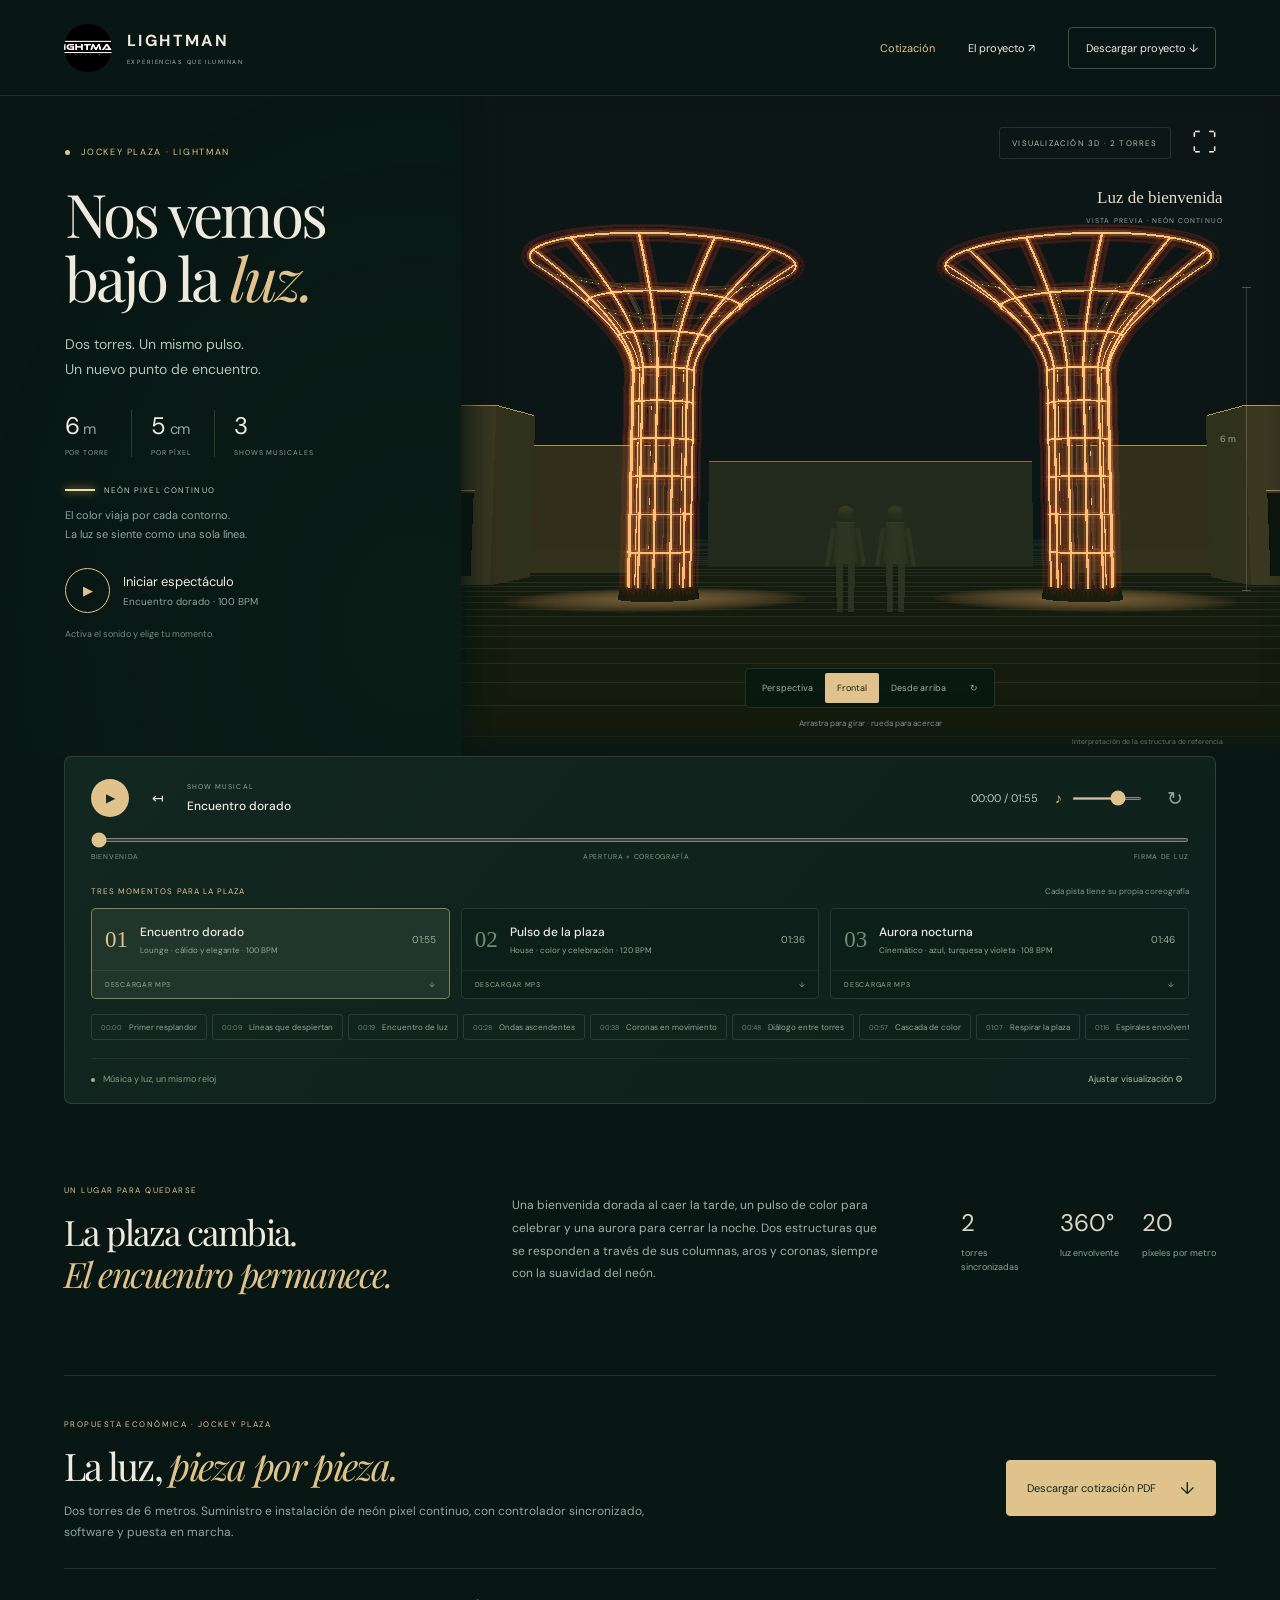
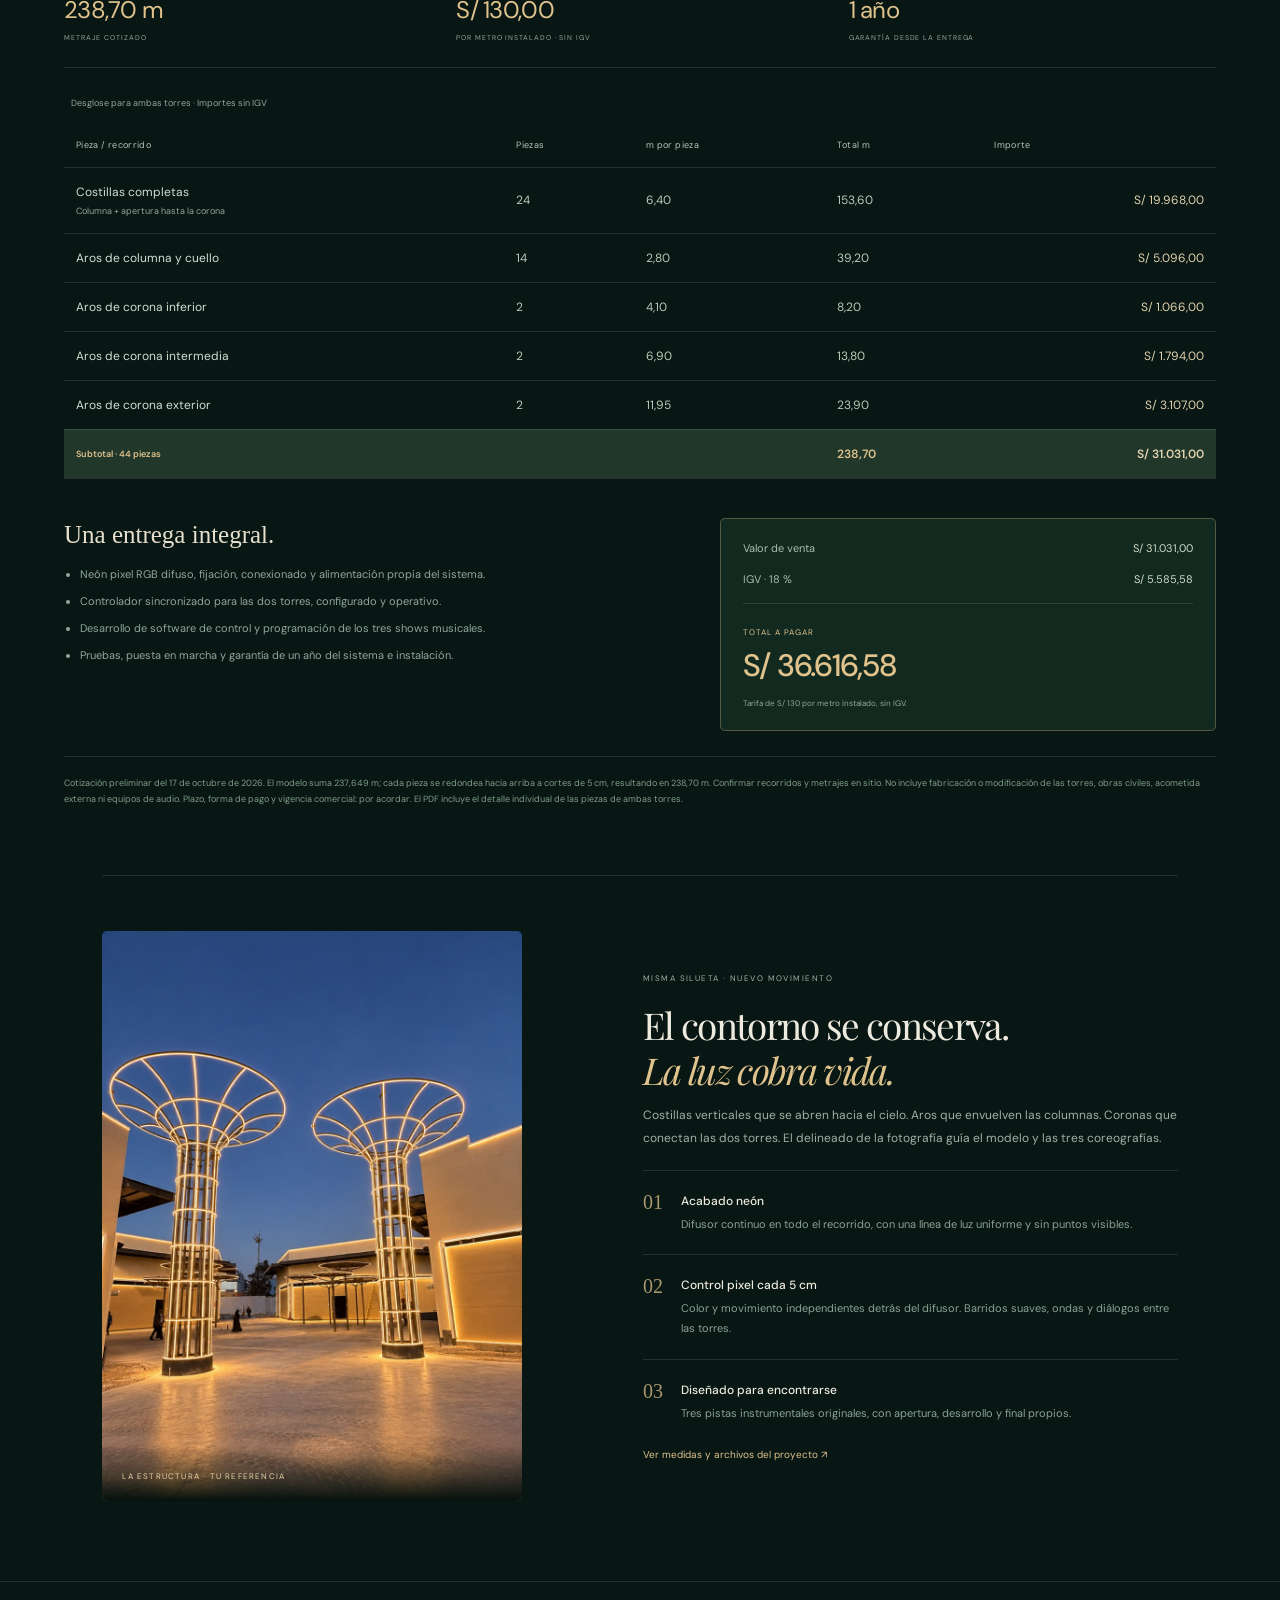
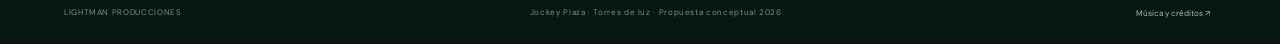
<file: index.html>
<!doctype html>
<html lang="es">
<head><meta charset="utf-8"><meta name="viewport" content="width=device-width, initial-scale=1"><meta name="theme-color" content="#081714"><title>Jockey Plaza · Torres de luz · LIGHTMAN</title><meta name="description" content="Dos torres de seis metros. Neón pixel continuo y tres shows musicales originales para Jockey Plaza. Explora la propuesta interactiva de LIGHTMAN."><link rel="stylesheet" href="style.css?v=4"><link rel="icon" href="assets/lightman.jpg"></head>
<body>
<header class="header"><a class="brand" href="#inicio" aria-label="LIGHTMAN inicio"><img src="assets/lightman.jpg" alt="LIGHTMAN"><span>LIGHTMAN<small>EXPERIENCIAS QUE ILUMINAN</small></span></a><nav aria-label="Proyecto"><a class="quote-nav" href="#cotizacion">Cotización</a><button id="open-project">El proyecto ↗</button><a class="outline" href="assets/jockey-plaza-proyecto.zip" download>Descargar proyecto ↓</a></nav></header>
<main id="inicio">
<section class="hero">
<div class="intro"><p class="eyebrow"><i></i> JOCKEY PLAZA · LIGHTMAN</p><h1>Nos vemos<br>bajo la <em>luz.</em></h1><p class="lead">Dos torres. Un mismo pulso.<br>Un nuevo punto de encuentro.</p><div class="specs"><div><b>6 <small>m</small></b><span>POR TORRE</span></div><div><b>5 <small>cm</small></b><span>POR PÍXEL</span></div><div><b>3</b><span>SHOWS MUSICALES</span></div></div><div class="neon-label"><span></span> NEÓN PIXEL CONTINUO</div><p class="finish">El color viaja por cada contorno.<br>La luz se siente como una sola línea.</p><button class="hero-play" id="hero-play"><span class="play-disc">▶</span><span id="hero-play-label">Iniciar espectáculo<small>Encuentro dorado · 100 BPM</small></span></button><p class="sound-note">Activa el sonido y elige tu momento.</p></div>
<div class="stage" id="stage"><canvas id="scene" aria-label="Simulación 3D interactiva de dos torres de seis metros con neón pixel continuo"></canvas><div id="render-error" hidden>El visor requiere WebGL. Puedes escuchar los tres shows y consultar el proyecto.</div><div class="stage-top"><span class="chip">VISUALIZACIÓN 3D · 2 TORRES</span><button id="fullscreen" aria-label="Pantalla completa" title="Pantalla completa">⛶</button></div><div class="scene-caption"><strong id="scene-name">Luz de bienvenida</strong><small id="scene-subtitle">VISTA PREVIA · NEÓN CONTINUO</small></div><div class="height-mark"><span>6 m</span><i></i></div><div id="countdown" hidden aria-live="off"><b></b><span>EL ENCUENTRO COMIENZA</span></div><div class="camera-tools" role="group" aria-label="Perspectiva"><button data-camera="perspective">Perspectiva</button><button data-camera="front" class="active">Frontal</button><button data-camera="top">Desde arriba</button><button id="rotate" aria-label="Giro automático" aria-pressed="false">↻</button></div><span class="drag-hint">Arrastra para girar · rueda para acercar</span><span class="stage-note">Interpretación de la estructura de referencia</span></div>
</section>
<section class="console" aria-label="Reproducción del espectáculo"><div class="transport"><button id="play" class="round" aria-label="Reproducir show">▶</button><button id="restart" aria-label="Volver al inicio" title="Volver al inicio">↤</button><div class="now-playing"><small>SHOW MUSICAL</small><strong id="track-title">Encuentro dorado</strong></div><span class="time" id="clock">00:00 / 01:55</span><label class="volume">♪ <input id="volume" aria-label="Volumen" type="range" min="0" max="100" value="70"></label><button id="loop" aria-label="Repetir show" aria-pressed="false" title="Repetir show">↻</button></div><input id="seek" type="range" min="0" max="115.2" step=".01" value="0" aria-label="Posición del show"><div class="timeline-labels"><span>BIENVENIDA</span><span>APERTURA + COREOGRAFÍA</span><span>FIRMA DE LUZ</span></div><div class="music-intro"><span>TRES MOMENTOS PARA LA PLAZA</span><small>Cada pista tiene su propia coreografía</small></div><div id="tracks" class="tracks"></div><div id="cues" class="cues" aria-label="Escenas de la pista"></div><div class="console-footer"><span><i></i> Música y luz, un mismo reloj</span><button id="open-settings">Ajustar visualización ⚙</button></div></section>
<section class="concept"><div><p class="eyebrow">UN LUGAR PARA QUEDARSE</p><h2>La plaza cambia.<br><em>El encuentro permanece.</em></h2></div><p>Una bienvenida dorada al caer la tarde, un pulso de color para celebrar y una aurora para cerrar la noche. Dos estructuras que se responden a través de sus columnas, aros y coronas, siempre con la suavidad del neón.</p><div class="concept-numbers"><span><b>2</b>torres sincronizadas</span><span><b>360°</b>luz envolvente</span><span><b>20</b>píxeles por metro</span></div></section>
<section class="quotation" id="cotizacion" aria-labelledby="quote-title">
<div class="quote-heading"><div><p class="eyebrow">PROPUESTA ECONÓMICA · JOCKEY PLAZA</p><h2 id="quote-title">La luz, <em>pieza por pieza.</em></h2><p>Dos torres de 6 metros. Suministro e instalación de neón pixel continuo, con controlador sincronizado, software y puesta en marcha.</p></div><a class="quote-download" href="assets/cotizacion-jockey-plaza.pdf" download="Cotizacion-Jockey-Plaza-LIGHTMAN.pdf">Descargar cotización PDF <span>↓</span></a></div>
<div class="quote-specs"><span><b>238,70 m</b>METRAJE COTIZADO</span><span><b>S/ 130,00</b>POR METRO INSTALADO · SIN IGV</span><span><b>1 año</b>GARANTÍA DESDE LA ENTREGA</span></div>
<div class="quote-table-wrap"><table class="quote-table"><caption>Desglose para ambas torres · Importes sin IGV</caption><thead><tr><th scope="col">Pieza / recorrido</th><th scope="col">Piezas</th><th scope="col">m por pieza</th><th scope="col">Total m</th><th scope="col">Importe</th></tr></thead><tbody>
<tr><th scope="row">Costillas completas <small>Columna + apertura hasta la corona</small></th><td>24</td><td>6,40</td><td>153,60</td><td>S/ 19.968,00</td></tr>
<tr><th scope="row">Aros de columna y cuello</th><td>14</td><td>2,80</td><td>39,20</td><td>S/ 5.096,00</td></tr>
<tr><th scope="row">Aros de corona inferior</th><td>2</td><td>4,10</td><td>8,20</td><td>S/ 1.066,00</td></tr>
<tr><th scope="row">Aros de corona intermedia</th><td>2</td><td>6,90</td><td>13,80</td><td>S/ 1.794,00</td></tr>
<tr><th scope="row">Aros de corona exterior</th><td>2</td><td>11,95</td><td>23,90</td><td>S/ 3.107,00</td></tr>
</tbody><tfoot><tr><th scope="row">Subtotal · 44 piezas</th><td></td><td></td><td>238,70</td><td>S/ 31.031,00</td></tr></tfoot></table></div>
<div class="quote-bottom"><div class="quote-included"><h3>Una entrega integral.</h3><ul><li>Neón pixel RGB difuso, fijación, conexionado y alimentación propia del sistema.</li><li>Controlador sincronizado para las dos torres, configurado y operativo.</li><li>Desarrollo de software de control y programación de los tres shows musicales.</li><li>Pruebas, puesta en marcha y garantía de un año del sistema e instalación.</li></ul></div><div class="quote-totals"><div><span>Valor de venta</span><b>S/ 31.031,00</b></div><div><span>IGV · 18 %</span><b>S/ 5.585,58</b></div><div class="quote-grand"><span>TOTAL A PAGAR</span><strong>S/ 36.616,58</strong></div><small>Tarifa de S/ 130 por metro instalado, sin IGV.</small></div></div>
<p class="quote-note">Cotización preliminar del 17 de octubre de 2026. El modelo suma 237,649 m; cada pieza se redondea hacia arriba a cortes de 5 cm, resultando en 238,70 m. Confirmar recorridos y metrajes en sitio. No incluye fabricación o modificación de las torres, obras civiles, acometida externa ni equipos de audio. Plazo, forma de pago y vigencia comercial: por acordar. El PDF incluye el detalle individual de las piezas de ambas torres.</p>
</section>
<section class="reference"><div class="reference-image"><img src="assets/referencia-torres.jpg" loading="lazy" alt="Fotografía de referencia: dos estructuras de columnas y coronas con delineado luminoso continuo en una plaza"><span>LA ESTRUCTURA · TU REFERENCIA</span></div><div class="reference-copy"><p class="eyebrow">MISMA SILUETA · NUEVO MOVIMIENTO</p><h2>El contorno se conserva.<br><em>La luz cobra vida.</em></h2><p>Costillas verticales que se abren hacia el cielo. Aros que envuelven las columnas. Coronas que conectan las dos torres. El delineado de la fotografía guía el modelo y las tres coreografías.</p><div class="detail"><span>01</span><div><strong>Acabado neón</strong><p>Difusor continuo en todo el recorrido, con una línea de luz uniforme y sin puntos visibles.</p></div></div><div class="detail"><span>02</span><div><strong>Control pixel cada 5 cm</strong><p>Color y movimiento independientes detrás del difusor. Barridos suaves, ondas y diálogos entre las torres.</p></div></div><div class="detail"><span>03</span><div><strong>Diseñado para encontrarse</strong><p>Tres pistas instrumentales originales, con apertura, desarrollo y final propios.</p></div></div><button class="text-link" id="open-technical">Ver medidas y archivos del proyecto ↗</button></div></section>
<footer><span>LIGHTMAN PRODUCCIONES</span><span>Jockey Plaza · Torres de luz · Propuesta conceptual 2026</span><button id="open-credits">Música y créditos ↗</button></footer>
</main>
<audio id="audio" preload="metadata" src="assets/audio/encuentro.mp3"></audio>
<dialog id="settings"><div class="dialog-head"><div><p class="eyebrow">A TU MANERA</p><h2>La atmósfera.</h2></div><button class="close" aria-label="Cerrar ajustes">×</button></div><label>Brillo del neón <output id="brightness-out">85 %</output><input id="brightness" type="range" min="10" max="100" value="85"></label><label>Ambiente de la plaza<select id="ambience"><option value="night">Noche</option><option value="blue">Hora azul</option></select></label><label class="check"><input type="checkbox" id="guides"> Mostrar medidas del modelo</label><p class="quiet">La difusión se mantiene continua en todos los shows. Las luces siguen la posición exacta del audio, incluso al pausar o avanzar.</p></dialog>
<dialog id="project"><div class="dialog-head"><div><p class="eyebrow">JOCKEY PLAZA · PROPUESTA</p><h2>Dos torres de luz.</h2></div><button class="close" aria-label="Cerrar proyecto">×</button></div><div class="project-tabs" role="group" aria-label="Información del proyecto"><button data-tab="design" class="active">Diseño</button><button data-tab="technical">Técnica</button><button data-tab="files">Archivos</button></div><div id="project-content"></div></dialog>
<dialog id="credits"><div class="dialog-head"><div><p class="eyebrow">TRES PISTAS ORIGINALES</p><h2>La música de la plaza.</h2></div><button class="close" aria-label="Cerrar créditos">×</button></div><p>Encuentro dorado, Pulso de la plaza y Aurora nocturna son composiciones instrumentales originales sintetizadas para este proyecto. Cada una incluye 12 escenas sincronizadas, con motivos melódicos, armonía, bajo y percusión propios.</p><p>Sin grabaciones comerciales, samples ni voces de terceros. Los MP3, másteres WAV y el código de síntesis se incluyen en la descarga del proyecto.</p><div id="music-downloads"></div><p class="quiet">Motor 3D: Three.js, licencia MIT. Logo LIGHTMAN del proyecto original. Fotografía de referencia aportada por el usuario. El modelo es una interpretación conceptual de la fotografía.</p><a href="LICENSES.txt" target="_blank">Licencias ↗</a></dialog>
<div id="toast" role="status" aria-live="polite"></div>
<script src="assets/three.min.js"></script><script src="tracks-data.js?v=3"></script><script src="engine.js?v=5"></script><script src="app.js?v=5"></script>
</body></html>
</file>
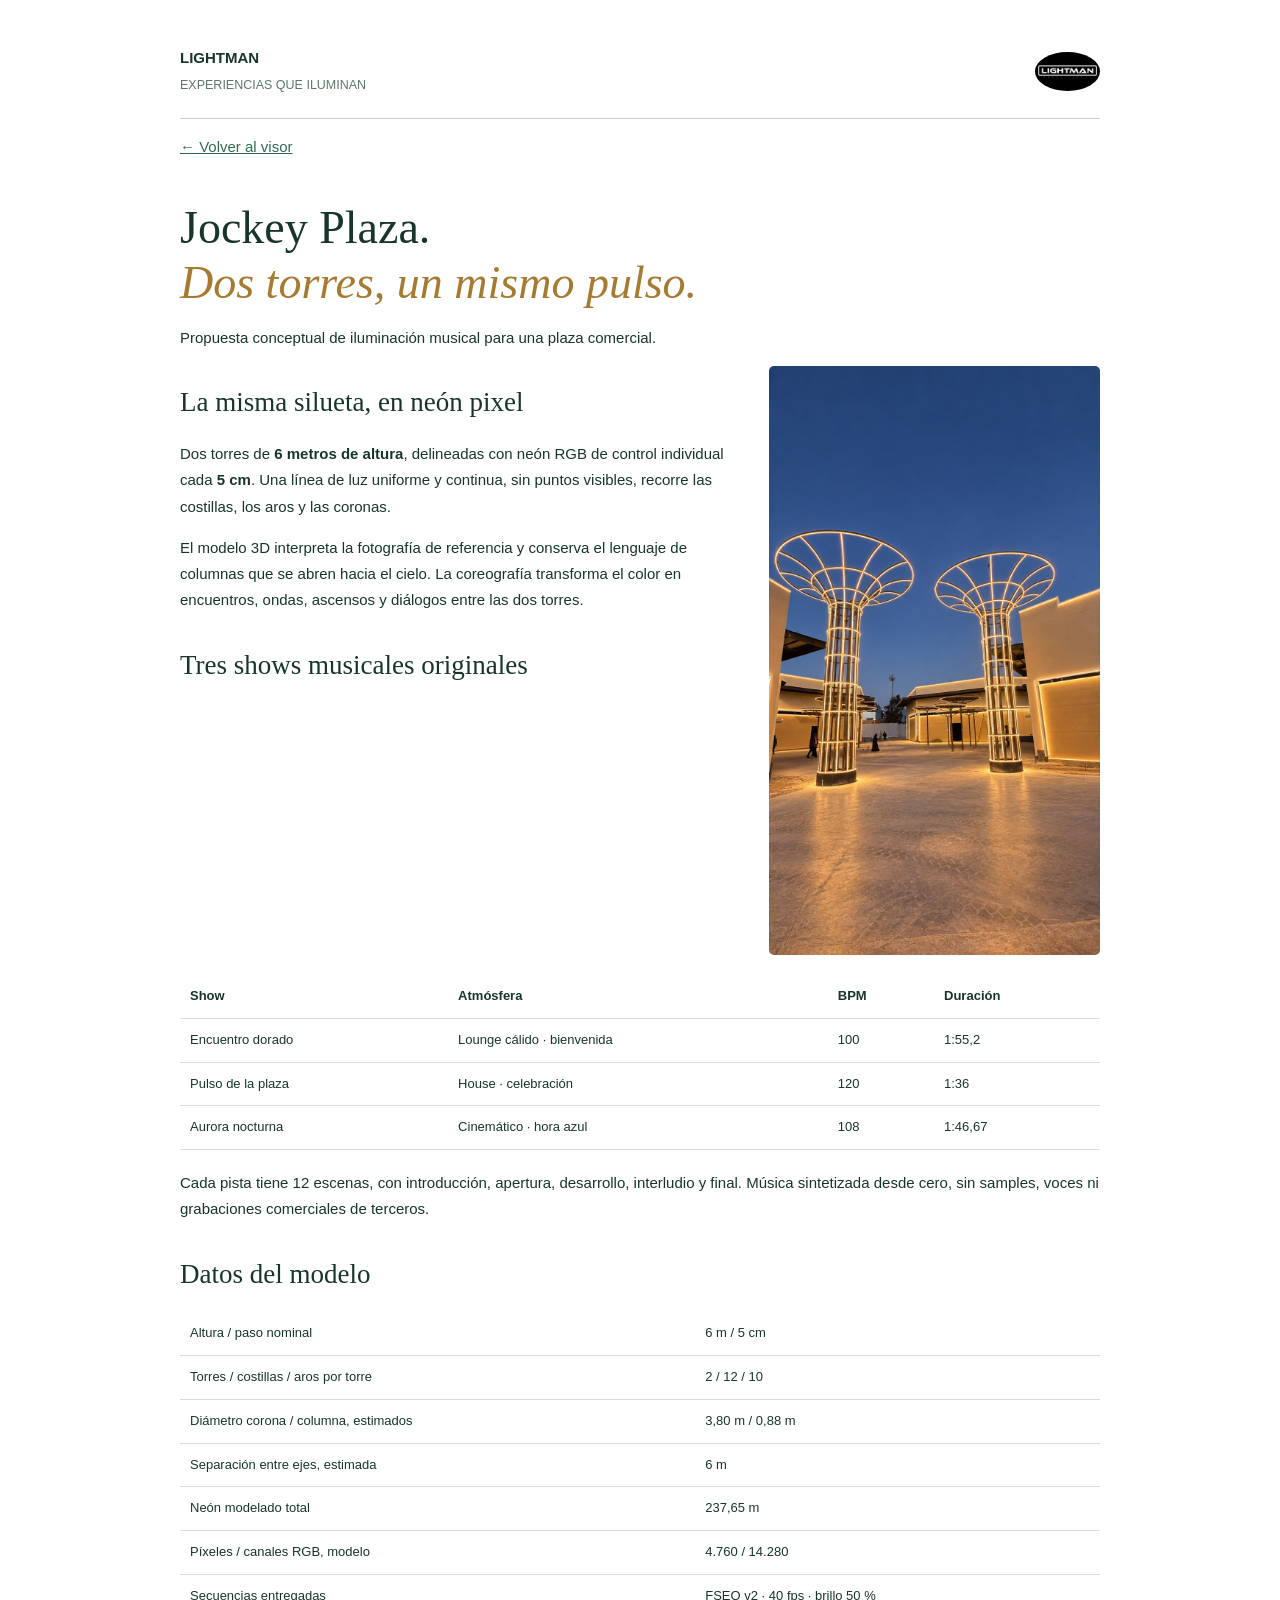
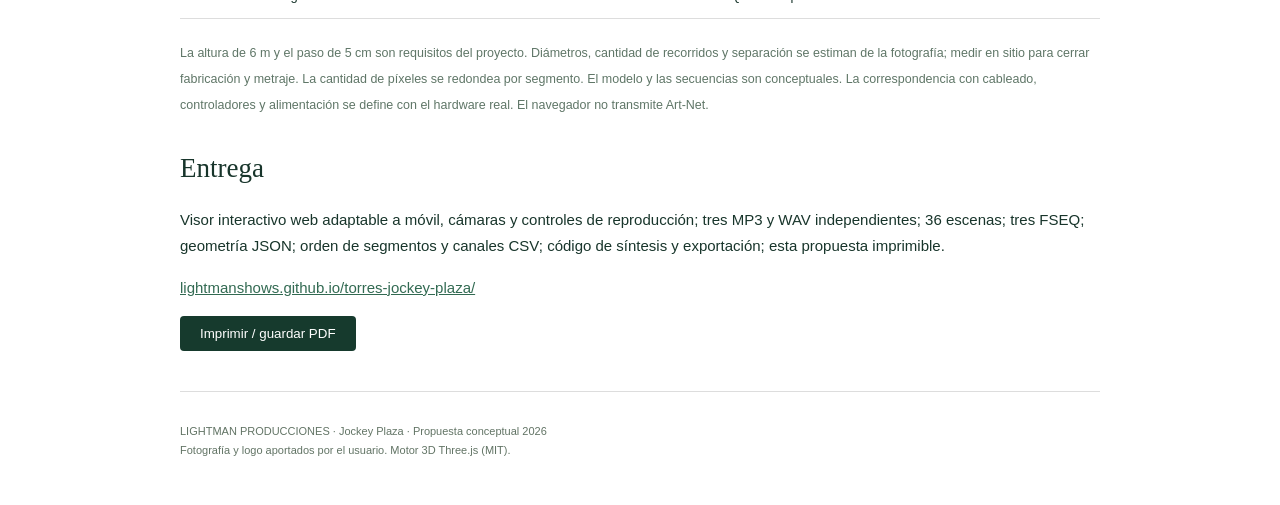
<file: proyecto.html>
<!doctype html><html lang="es"><head><meta charset="utf-8"><meta name="viewport" content="width=device-width,initial-scale=1"><title>Jockey Plaza · Propuesta LIGHTMAN</title><style>body{font:15px/1.75 Arial,sans-serif;color:#18352b;max-width:920px;padding:45px 6%;margin:auto}header{display:flex;justify-content:space-between;align-items:center;border-bottom:1px solid #ccc;padding-bottom:20px}header img{width:65px;border-radius:50%}h1,h2{font-family:Georgia,serif;font-weight:400;line-height:1.2}h1{font-size:46px;margin:40px 0 15px}h2{font-size:27px;margin-top:35px}em{color:#a67a30}small{color:#5f7667}table{border-collapse:collapse;width:100%;font-size:13px;margin:20px 0}th,td{border-bottom:1px solid #ddd;text-align:left;padding:10px}a{color:#326a52}.reference{float:right;width:36%;margin:0 0 20px 30px;border-radius:5px}button{padding:10px 20px;cursor:pointer;background:#163a2d;color:white;border:0;border-radius:4px}footer{clear:both;padding-top:30px;margin-top:40px;border-top:1px solid #ddd;font-size:11px;color:#627465}@media print{body{padding:0;font-size:11px;max-width:none}header img{width:45px}h1{font-size:34px}h2{font-size:22px}button,.nav{display:none}.reference{width:30%}h2,table{break-inside:avoid}a{color:inherit;text-decoration:none}@page{size:A4;margin:18mm}}</style></head><body><header><div><b>LIGHTMAN</b><br><small>EXPERIENCIAS QUE ILUMINAN</small></div><img src="assets/lightman.jpg" alt="LIGHTMAN"></header><p class="nav"><a href="index.html">← Volver al visor</a></p><h1>Jockey Plaza.<br><em>Dos torres, un mismo pulso.</em></h1><p>Propuesta conceptual de iluminación musical para una plaza comercial.</p><img class="reference" src="assets/referencia-torres.jpg" alt="Estructuras de referencia"><h2>La misma silueta, en neón pixel</h2><p>Dos torres de <b>6 metros de altura</b>, delineadas con neón RGB de control individual cada <b>5 cm</b>. Una línea de luz uniforme y continua, sin puntos visibles, recorre las costillas, los aros y las coronas.</p><p>El modelo 3D interpreta la fotografía de referencia y conserva el lenguaje de columnas que se abren hacia el cielo. La coreografía transforma el color en encuentros, ondas, ascensos y diálogos entre las dos torres.</p><h2>Tres shows musicales originales</h2><table><thead><tr><th>Show</th><th>Atmósfera</th><th>BPM</th><th>Duración</th></tr></thead><tbody><tr><td>Encuentro dorado</td><td>Lounge cálido · bienvenida</td><td>100</td><td>1:55,2</td></tr><tr><td>Pulso de la plaza</td><td>House · celebración</td><td>120</td><td>1:36</td></tr><tr><td>Aurora nocturna</td><td>Cinemático · hora azul</td><td>108</td><td>1:46,67</td></tr></tbody></table><p>Cada pista tiene 12 escenas, con introducción, apertura, desarrollo, interludio y final. Música sintetizada desde cero, sin samples, voces ni grabaciones comerciales de terceros.</p><h2>Datos del modelo</h2><table><tbody><tr><td>Altura / paso nominal</td><td>6 m / 5 cm</td></tr><tr><td>Torres / costillas / aros por torre</td><td>2 / 12 / 10</td></tr><tr><td>Diámetro corona / columna, estimados</td><td>3,80 m / 0,88 m</td></tr><tr><td>Separación entre ejes, estimada</td><td>6 m</td></tr><tr><td>Neón modelado total</td><td>237,65 m</td></tr><tr><td>Píxeles / canales RGB, modelo</td><td>4.760 / 14.280</td></tr><tr><td>Secuencias entregadas</td><td>FSEQ v2 · 40 fps · brillo 50 %</td></tr></tbody></table><p><small>La altura de 6 m y el paso de 5 cm son requisitos del proyecto. Diámetros, cantidad de recorridos y separación se estiman de la fotografía; medir en sitio para cerrar fabricación y metraje. La cantidad de píxeles se redondea por segmento. El modelo y las secuencias son conceptuales. La correspondencia con cableado, controladores y alimentación se define con el hardware real. El navegador no transmite Art-Net.</small></p><h2>Entrega</h2><p>Visor interactivo web adaptable a móvil, cámaras y controles de reproducción; tres MP3 y WAV independientes; 36 escenas; tres FSEQ; geometría JSON; orden de segmentos y canales CSV; código de síntesis y exportación; esta propuesta imprimible.</p><p><a href="https://lightmanshows.github.io/torres-jockey-plaza/">lightmanshows.github.io/torres-jockey-plaza/</a></p><button onclick="window.print()">Imprimir / guardar PDF</button><footer>LIGHTMAN PRODUCCIONES · Jockey Plaza · Propuesta conceptual 2026<br>Fotografía y logo aportados por el usuario. Motor 3D Three.js (MIT).</footer></body></html>
</file>
<file: style.css>
@import url('https://fonts.googleapis.com/css2?family=DM+Sans:wght@400;500;600;700&family=Playfair+Display:ital,wght@0,400;0,500;1,400&display=swap');
:root{--bg:#081714;--panel:#10231e;--gold:#dfc28c;--text:#eeeade;--muted:#91a69c;--line:#d0ddcb22;color-scheme:dark}*{box-sizing:border-box}html{scroll-behavior:smooth}body{margin:0;background:var(--bg);color:var(--text);font-family:'DM Sans',Arial,sans-serif;font-size:14px}button,input,select{font:inherit}button,a,input{ -webkit-tap-highlight-color:transparent}button,a{color:inherit}button{background:none;border:0;cursor:pointer}a{text-decoration:none}button:hover,a:hover{color:var(--gold)}button:focus-visible,a:focus-visible,input:focus-visible,select:focus-visible{outline:2px solid var(--gold);outline-offset:5px}h1,h2{font-family:'Playfair Display',Georgia,serif;font-weight:400;letter-spacing:-.045em}em{font-weight:400;color:var(--gold)}.header{height:96px;display:flex;align-items:center;justify-content:space-between;border-bottom:1px solid var(--line);padding:0 5%;position:relative;z-index:5}.brand{display:flex;gap:15px;align-items:center}.brand img{width:48px;height:48px;border-radius:50%;object-fit:cover}.brand>span{font-weight:700;letter-spacing:.15em;font-size:16px}.brand small{font-size:6px;letter-spacing:.24em;display:block;color:#a8b5a9;margin-top:7px;font-weight:400}nav{display:flex;align-items:center;gap:27px;font-size:11px}.outline{padding:13px 17px;border:1px solid #d5c6a34d;border-radius:4px}.hero{display:grid;grid-template-columns:36% 64%;height:660px;max-width:1800px;margin:auto}.intro{padding:50px 0 35px 14%;position:relative;z-index:2;background:radial-gradient(ellipse at 90% 80%,#162e2140,transparent 75%)}.eyebrow{font-size:9px;letter-spacing:.18em;color:var(--gold);margin:0 0 24px;display:flex;gap:11px;align-items:center}.eyebrow i,.console-footer i{display:inline-block;background:#dac98f;border-radius:50%;width:5px;height:5px}h1{font-size:clamp(46px,4.7vw,74px);line-height:1.06;margin:0 0 22px}.lead{font-size:14px;line-height:1.8;color:#b4c3b7;margin:0 0 28px}.specs{display:flex;gap:22px;margin-bottom:28px}.specs>div{padding-left:19px;border-left:1px solid #dfc58b33}.specs>div:first-child{padding-left:0;border:0}.specs b{font-size:24px;font-weight:400;letter-spacing:-.045em;white-space:nowrap}.specs b small{font-size:15px;color:var(--muted)}.specs span{font-size:7px;letter-spacing:.13em;color:#8ea396;display:block;margin-top:7px;white-space:nowrap}.neon-label{font-size:8px;letter-spacing:.14em;color:#c1cdbb;display:flex;align-items:center;gap:9px}.neon-label>span{width:30px;height:2px;background:#f0dba9;box-shadow:0 0 8px #edbb69}.finish{font-size:11px;line-height:1.7;color:var(--muted);margin-bottom:25px}.hero-play{display:flex;align-items:center;gap:13px;padding:0;text-align:left;font-size:13px}.play-disc{display:grid;place-items:center;border:1px solid var(--gold);border-radius:50%;width:45px;height:45px;color:var(--gold);padding-left:2px}.hero-play:hover .play-disc{background:var(--gold);color:var(--bg)}.hero-play small{display:block;font-size:10px;color:var(--muted);margin-top:5px}.sound-note{font-size:9px;color:#728a7d;margin-top:15px}.stage{position:relative;min-width:0;overflow:hidden;isolation:isolate;background:#081714}.stage canvas{width:100%;height:100%;display:block;touch-action:none;cursor:grab}.stage canvas:active{cursor:grabbing}.stage:after{content:'';position:absolute;inset:0;pointer-events:none;box-shadow:inset 0 -35px 35px -20px var(--bg),inset 30px 0 35px -25px var(--bg);z-index:1}.stage-top{position:absolute;top:29px;right:7%;display:flex;gap:15px;align-items:center;z-index:2}.chip{font-size:8px;letter-spacing:.15em;color:#a9beb1;padding:10px 12px;border:1px solid var(--line);border-radius:3px;backdrop-filter:blur(8px)}#fullscreen{font-size:25px}.scene-caption{position:absolute;top:92px;right:7%;text-align:right;z-index:2}.scene-caption strong{font-family:Georgia,serif;font-size:17px;font-weight:400;color:#e5ddc9}.scene-caption small{display:block;font-size:7px;letter-spacing:.15em;color:var(--muted);margin-top:8px}.height-mark{display:flex;align-items:center;gap:10px;position:absolute;right:4%;top:29%;height:46%;pointer-events:none}.height-mark span{font-size:9px;color:#94aa98}.height-mark i{height:100%;width:1px;background:#b6c9b738;position:relative}.height-mark i:before,.height-mark i:after{content:'';position:absolute;left:-4px;width:9px;height:1px;background:#b6c9b759}.height-mark i:after{bottom:0}.camera-tools{display:flex;position:absolute;bottom:48px;left:50%;transform:translateX(-50%);padding:4px;border:1px solid var(--line);border-radius:5px;white-space:nowrap;background:#071711c9;z-index:2;backdrop-filter:blur(8px)}.camera-tools button{font-size:9px;padding:9px 12px;border-radius:2px;color:#99b29f}.camera-tools button.active,.camera-tools button[aria-pressed=true]{background:var(--gold);color:#14241b}.drag-hint{position:absolute;bottom:28px;left:50%;transform:translateX(-50%);font-size:8px;color:#7b9383;white-space:nowrap;z-index:2}.stage-note{position:absolute;bottom:10px;right:7%;font-size:7px;color:#637c6c;z-index:2}#countdown{position:absolute;left:50%;top:43%;transform:translate(-50%,-50%);text-align:center;z-index:3;pointer-events:none;text-shadow:0 0 35px #f4d080}#countdown[hidden]{display:none}#countdown b{display:block;font-family:Georgia,serif;font-weight:400;font-size:80px}#countdown span{font-size:8px;letter-spacing:.17em}#render-error{position:absolute;inset:35% 15%;font-size:14px;text-align:center;color:var(--gold);z-index:4}.console{margin:0 5%;padding:22px 26px 17px;background:linear-gradient(130deg,#12271f,#0e201b);border:1px solid #c5d7c527;border-radius:7px;position:relative;z-index:3}.transport{display:flex;align-items:center;gap:17px}.round{width:38px;height:38px;display:grid;place-items:center;background:var(--gold);color:#15281d;border-radius:50%;flex-shrink:0;font-size:12px}.round:hover{background:#f0d7a6;color:#0d2015}.now-playing{flex:1;min-width:0}.now-playing small{display:block;letter-spacing:.15em;font-size:7px;color:var(--muted);margin-bottom:5px}.now-playing strong{font-size:12px;font-weight:500}.time{font-size:11px;white-space:nowrap;color:#bcc9bc;font-variant-numeric:tabular-nums}.volume{display:flex;gap:8px;align-items:center;color:var(--gold)}input[type=range]{accent-color:var(--gold);cursor:pointer}.volume input{width:70px;height:3px}#loop{font-size:19px;color:var(--muted)}#loop[aria-pressed=true]{color:var(--gold)}#seek{display:block;width:100%;height:4px;margin:21px 0 0}.timeline-labels{display:flex;justify-content:space-between;margin-top:10px;font-size:7px;letter-spacing:.1em;color:#819b89}.music-intro{display:flex;justify-content:space-between;align-items:center;margin:25px 0 12px;font-size:8px;letter-spacing:.13em;color:var(--gold)}.music-intro small{font-size:8px;letter-spacing:0;color:#809d89}.tracks{display:grid;grid-template-columns:repeat(3,1fr);gap:11px}.song-card{min-width:0;border:1px solid #d2dfca22;border-radius:5px;background:#0d1f19;overflow:hidden}.song-card.selected{background:#20362a;border-color:#ddc28b88}.song-card>button{width:100%;display:flex;align-items:center;gap:12px;padding:15px 13px;text-align:left}.track-index{font-size:23px;font-family:Georgia,serif;color:#708d78}.selected .track-index{color:var(--gold)}.song-card strong{font-size:12px;font-weight:500;display:block}.song-card small{font-size:8px;display:block;color:#93aa97;margin-top:5px}.track-duration{font-size:10px;color:#99ad98;margin-left:auto}.song-card>a{display:flex;justify-content:space-between;font-size:7px;letter-spacing:.1em;padding:9px 13px;border-top:1px solid #d2dfca15;color:#95ac97}.song-card>a:hover{color:var(--gold);background:#283b2b}.cues{display:flex;gap:5px;overflow:auto;white-space:nowrap;padding:15px 0 5px;scrollbar-width:thin;scrollbar-color:#385441 transparent}.cues button{font-size:8px;display:flex;gap:7px;align-items:center;padding:7px 9px;border:1px solid #d0dfcb22;border-radius:3px;color:#91a894}.cues button span{font-size:7px;color:#698674;font-variant-numeric:tabular-nums}.cues button.active{color:var(--gold);border-color:#d9bf8a88;background:#27392a}.console-footer{display:flex;align-items:center;justify-content:space-between;border-top:1px solid #ffffff10;margin-top:13px;padding-top:13px;font-size:9px;color:#829e89}.console-footer i{width:4px;height:4px;background:#8dbd91;margin-right:6px}.console-footer button{font-size:9px;color:#b1c1af}.concept{display:grid;grid-template-columns:1.1fr 1fr .8fr;align-items:center;gap:45px;padding:78px 5%}.concept .eyebrow{font-size:8px;margin-bottom:16px}h2{font-size:35px;line-height:1.2;margin:0}.concept>p{font-size:12px;line-height:1.9;color:#9fb3a4}.concept-numbers{display:flex;gap:23px;justify-content:flex-end}.concept-numbers span{max-width:76px;font-size:9px;line-height:1.5;color:#8ca593}.concept-numbers b{font-size:24px;font-weight:400;display:block;color:#d8d5bf;margin-bottom:6px}.reference{display:grid;grid-template-columns:.85fr 1fr;gap:8%;margin:0 8% 80px;align-items:center;border-top:1px solid var(--line);padding-top:55px}.reference-image{position:relative;max-width:420px}.reference-image img{display:block;width:100%;height:570px;object-fit:cover;border-radius:5px}.reference-image>span{position:absolute;bottom:0;left:0;right:0;font-size:8px;letter-spacing:.15em;padding:25px 20px 20px;background:linear-gradient(transparent,#05100c);border-radius:0 0 5px 5px;color:#e5d3aa}.reference-copy .eyebrow{font-size:8px;margin-bottom:17px}.reference-copy h2{font-size:37px}.reference-copy>p{color:#9fb1a3;font-size:12px;line-height:1.9}.detail{display:flex;gap:18px;padding-top:20px;margin-top:20px;border-top:1px solid var(--line)}.detail>span{font:20px Georgia,serif;color:#aa966c}.detail strong{font-size:12px;font-weight:500}.detail p{font-size:11px;color:#8ba393;line-height:1.8;margin:6px 0 0}.text-link{padding:0;margin-top:24px;color:var(--gold);font-size:10px}footer{display:flex;justify-content:space-between;gap:20px;border-top:1px solid var(--line);padding:25px 5%;font-size:8px;letter-spacing:.08em;color:#779380}footer button{font-size:8px;color:#aebdab}dialog{background:#10251d;color:var(--text);border:1px solid #526c52;border-radius:8px;padding:30px;width:calc(100% - 30px);max-width:780px;max-height:87vh;overflow:auto}dialog::backdrop{background:#020b08d9;backdrop-filter:blur(8px)}.dialog-head{display:flex;justify-content:space-between;align-items:flex-start;margin-bottom:22px}.dialog-head .eyebrow{font-size:8px;margin-bottom:10px}.dialog-head h2{font-size:34px}.close{font-size:28px;padding:0 5px;color:var(--gold)}dialog p{font-size:12px;line-height:1.85;color:#b3c3b1}dialog .quiet{font-size:10px;color:#8aa38c}dialog label{display:block;margin:25px 0;font-size:12px}dialog label input[type=range]{width:100%;display:block;margin-top:15px}dialog output{float:right;color:var(--gold)}dialog select{width:100%;padding:12px;background:#081a13;color:var(--text);border:1px solid #54735c;border-radius:4px;margin-top:10px}dialog .check{display:flex;gap:9px;align-items:center}dialog h3{font:23px Georgia,serif;color:var(--gold);font-weight:400}.project-tabs{display:flex;gap:6px;border-bottom:1px solid var(--line);padding-bottom:9px;margin-bottom:20px}.project-tabs button{font-size:11px;padding:9px 15px;border-radius:3px;color:#a8bba7}.project-tabs button.active{background:var(--gold);color:#122319}.project-grid{display:grid;grid-template-columns:repeat(3,1fr);gap:13px}.project-grid>div{padding:17px;border:1px solid var(--line);border-radius:4px}.project-grid small{font-size:8px;color:#8da98d}.project-grid strong{font-size:21px;font-weight:400;display:block;color:var(--gold);margin-top:8px}.project-grid p{font-size:10px;margin-bottom:0}table{width:100%;border-collapse:collapse;font-size:11px;margin:20px 0}th,td{padding:11px 7px;text-align:left;border-bottom:1px solid var(--line)}th{font-weight:400;color:var(--muted);font-size:9px}td:last-child{text-align:right}.button{display:inline-block;border:1px solid #e0c18b66;color:var(--gold);font-size:11px;border-radius:4px;padding:11px 14px;margin:4px 8px 4px 0}#toast{position:fixed;bottom:25px;left:50%;transform:translateX(-50%);max-width:90%;background:var(--gold);color:#13251b;padding:13px 22px;border-radius:5px;font-size:12px;z-index:20;opacity:0;pointer-events:none;transition:opacity .2s}#toast.visible{opacity:1}.stage:fullscreen{width:100vw;height:100vh}.stage:fullscreen .camera-tools{bottom:55px}
@media(min-width:1600px){.hero{height:760px}.intro{padding-top:70px}.lead{margin-bottom:34px}.specs{margin-bottom:35px}.finish{margin-bottom:35px}}
@media(max-width:1100px){.hero{grid-template-columns:38% 62%;height:640px}.intro{padding-left:13%;padding-top:45px}h1{font-size:52px}.specs{gap:14px}.specs>div{padding-left:12px}.specs span{font-size:6px}.specs b{font-size:22px}.concept{gap:25px;grid-template-columns:1fr 1fr}.concept-numbers{grid-column:1/-1;justify-content:flex-start}.concept-numbers span{max-width:none}.reference{gap:6%;margin-left:6%;margin-right:6%}.reference-copy h2{font-size:31px}.song-card>button{gap:8px;padding:13px 10px}.song-card strong{font-size:11px}.track-duration{font-size:8px}.song-card small{font-size:7px}.reference-image img{height:560px}}
@media(max-width:760px){.header{height:77px;padding:0 6%}.brand{gap:10px}.brand img{width:38px;height:38px}.brand>span{font-size:13px}.brand small{font-size:5px}nav{gap:12px;font-size:9px}nav button{font-size:9px}.outline{padding:9px 10px}.hero{display:flex;flex-direction:column;height:auto}.intro{padding:34px 6% 12px}.eyebrow{font-size:8px;margin-bottom:18px}h1{font-size:48px;margin-bottom:15px}.lead{font-size:12px;line-height:1.7;margin:0 0 20px}.specs{gap:23px;margin-bottom:21px}.specs>div{padding-left:18px}.specs b{font-size:22px}.specs span{font-size:7px}.neon-label{font-size:7px}.finish{font-size:10px;margin:10px 0 20px}.hero-play{font-size:12px}.play-disc{width:39px;height:39px}.hero-play small{font-size:9px}.sound-note{font-size:8px;margin:12px 0 0}.stage{height:470px;flex-shrink:0}.stage-top{top:14px;right:6%}.chip{font-size:7px;padding:8px 10px}.scene-caption{top:64px;right:6%}.scene-caption strong{font-size:14px}.scene-caption small{font-size:6px}.camera-tools{bottom:42px}.camera-tools button{font-size:8px;padding:8px 12px}.drag-hint{bottom:23px;font-size:7px}.stage-note{bottom:7px;font-size:6px}.height-mark{top:29%;height:44%;right:5%}.height-mark span{font-size:8px}.console{margin:0 4%;padding:17px 15px}.transport{gap:9px}.round{width:34px;height:34px}.now-playing strong{font-size:10px}.now-playing small{font-size:6px}.time{font-size:9px}.volume{gap:4px}.volume input{width:40px}.timeline-labels{font-size:6px;letter-spacing:.03em}.music-intro{display:block;margin-top:23px;font-size:7px}.music-intro small{font-size:7px;display:block;margin-top:6px}.tracks{gap:6px}.song-card>button{padding:11px 8px;gap:7px;align-items:flex-start}.track-index{font-size:18px}.song-card strong{font-size:10px;line-height:1.45}.song-card small{font-size:7px;line-height:1.5}.track-duration{display:none}.song-card>a{padding:9px 8px;font-size:6px;letter-spacing:0}.cues button{font-size:7px}.cues button span{font-size:6px}.console-footer{font-size:7px}.console-footer button{font-size:8px}.concept{padding:48px 6%;grid-template-columns:1fr;gap:16px}.concept h2{font-size:32px}.concept>p{font-size:12px;margin:0}.concept-numbers{gap:35px;margin-top:12px}.concept-numbers span{max-width:90px;font-size:9px}.concept-numbers b{font-size:23px}.reference{grid-template-columns:1fr;gap:32px;margin:0 6% 50px;padding-top:35px}.reference-image{max-width:none}.reference-image img{height:500px;object-position:50% 35%}.reference-copy h2{font-size:31px}.detail{margin-top:17px;padding-top:17px}.reference-copy>p{font-size:12px}.detail p{font-size:11px}footer{padding:22px 6%;flex-wrap:wrap;font-size:7px}footer span:nth-child(2){order:3;width:100%;font-size:7px}footer button{font-size:7px}dialog{padding:23px}.dialog-head h2{font-size:30px}.project-grid{grid-template-columns:1fr}.project-grid>div{padding:14px}.project-grid strong{font-size:22px}table{font-size:10px}.project-tabs button{font-size:10px}.volume input{max-width:36px}}
@media(max-width:390px){.header{padding:0 4%}.brand small{letter-spacing:.1em}nav{gap:5px}.outline{padding:8px}.transport{gap:7px}.volume{display:none}.song-card>button{display:block}.track-index{display:block;margin-bottom:7px}.specs{gap:20px}.stage{height:430px}}
@media(prefers-reduced-motion:reduce){html{scroll-behavior:auto}*{transition:none!important}}

/* Quotation: linear metres, installed rate and downloadable PDF. */
.quotation{margin:0 5% 68px;border-top:1px solid var(--line);padding-top:43px;scroll-margin-top:24px}.quote-heading{display:flex;gap:35px;justify-content:space-between;align-items:center}.quote-heading>div{max-width:650px}.quote-heading .eyebrow{font-size:8px;margin-bottom:14px}.quote-heading h2{font-size:38px}.quote-heading p:last-child{font-size:12px;line-height:1.8;color:var(--muted);max-width:580px}.quote-download{display:flex;justify-content:space-between;align-items:center;gap:24px;white-space:nowrap;padding:16px 20px;border:1px solid var(--gold);background:var(--gold);color:#10291c;border-radius:4px;font-size:11px}.quote-download:hover{background:#efdaad;color:#10291c}.quote-download span{font-size:17px}.quote-specs{display:grid;grid-template-columns:repeat(3,1fr);gap:25px;padding:25px 0;margin:12px 0 5px;border-top:1px solid var(--line);border-bottom:1px solid var(--line)}.quote-specs span{font-size:7px;letter-spacing:.13em;color:var(--muted)}.quote-specs b{display:block;margin-bottom:8px;font-size:24px;letter-spacing:-.03em;font-weight:400;color:var(--gold)}.quote-table-wrap{overflow:auto}.quote-table{min-width:560px;width:100%;font-size:12px;margin:14px 0}.quote-table caption{text-align:left;font-size:9px;color:var(--muted);padding:10px 7px 14px}.quote-table th,.quote-table td{padding:16px 12px}.quote-table thead th{font-size:9px;letter-spacing:.04em;color:#b4c5b6}.quote-table tbody th{font-weight:400;font-size:12px;color:#d2ded1}.quote-table th small{display:block;font-size:9px;color:var(--muted);margin-top:5px}.quote-table td{font-variant-numeric:tabular-nums;color:#b7cbb8}.quote-table td:last-child{white-space:nowrap;color:#e1d2af}.quote-table tfoot{background:#20372a}.quote-table tfoot th,.quote-table tfoot td{color:var(--gold);font-weight:600}.quote-bottom{display:grid;grid-template-columns:1.2fr 1fr;gap:60px;margin-top:25px}.quote-included h3{font:25px Georgia,serif;font-weight:400;color:#e6dfcd;margin:3px 0 15px}.quote-included ul{padding-left:16px;color:var(--muted);font-size:11px;line-height:1.9}.quote-included li{margin-bottom:6px}.quote-totals{padding:22px;border:1px solid #d7bc8055;border-radius:5px;background:#12291f}.quote-totals>div{display:flex;justify-content:space-between;gap:18px;font-size:11px;margin-bottom:17px;color:#a9bfa9}.quote-totals b{font-weight:400;color:#d2ddc9;white-space:nowrap}.quote-totals .quote-grand{border-top:1px solid var(--line);padding-top:20px;display:block;margin:0;color:var(--gold)}.quote-grand span{font-size:8px;letter-spacing:.13em}.quote-grand strong{display:block;font-size:31px;font-weight:500;letter-spacing:-.04em;margin-top:7px}.quote-totals>small{font-size:8px;color:var(--muted);display:block;margin-top:12px}.quote-note{font-size:9px;line-height:1.8;color:#809c88;border-top:1px solid var(--line);padding-top:18px;margin-top:25px}.quote-nav{color:var(--gold)}
@media(max-width:760px){.quotation{margin:0 6% 45px;padding-top:30px}.quote-heading{display:block}.quote-heading h2{font-size:31px}.quote-heading p:last-child{font-size:11px}.quote-download{display:inline-flex;padding:13px 16px;font-size:10px;margin:10px 0 20px}.quote-specs{gap:12px;padding:19px 0}.quote-specs b{font-size:20px}.quote-specs span{font-size:6px;line-height:1.7;letter-spacing:.05em}.quote-table{font-size:10px;min-width:530px}.quote-table th,.quote-table td{padding:13px 10px}.quote-table tbody th{font-size:10px}.quote-table thead th{font-size:8px}.quote-bottom{grid-template-columns:1fr;gap:17px;margin-top:17px}.quote-included h3{font-size:25px}.quote-included ul{font-size:11px}.quote-grand strong{font-size:30px}.quote-note{font-size:8px}nav{gap:10px}nav .quote-nav{font-size:8px}}
@media(max-width:430px){nav .outline{display:none}}
</file>
